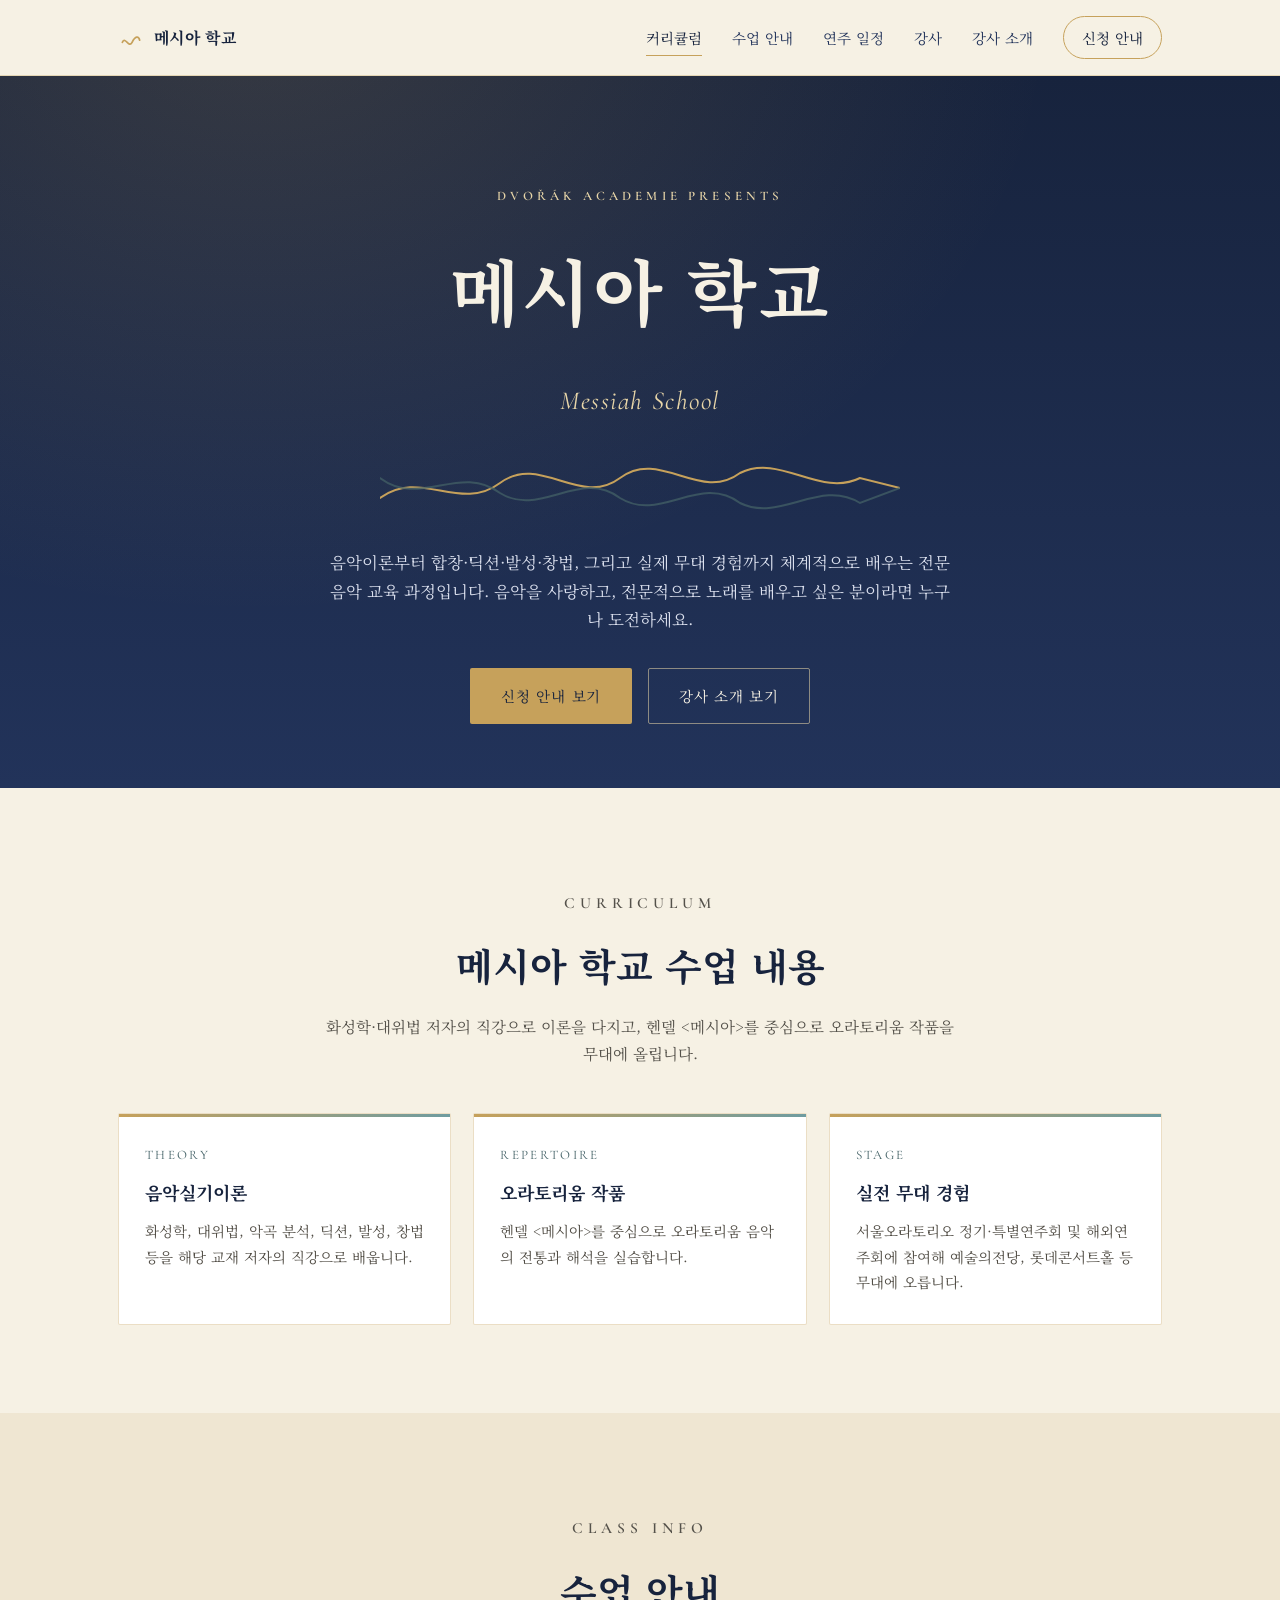
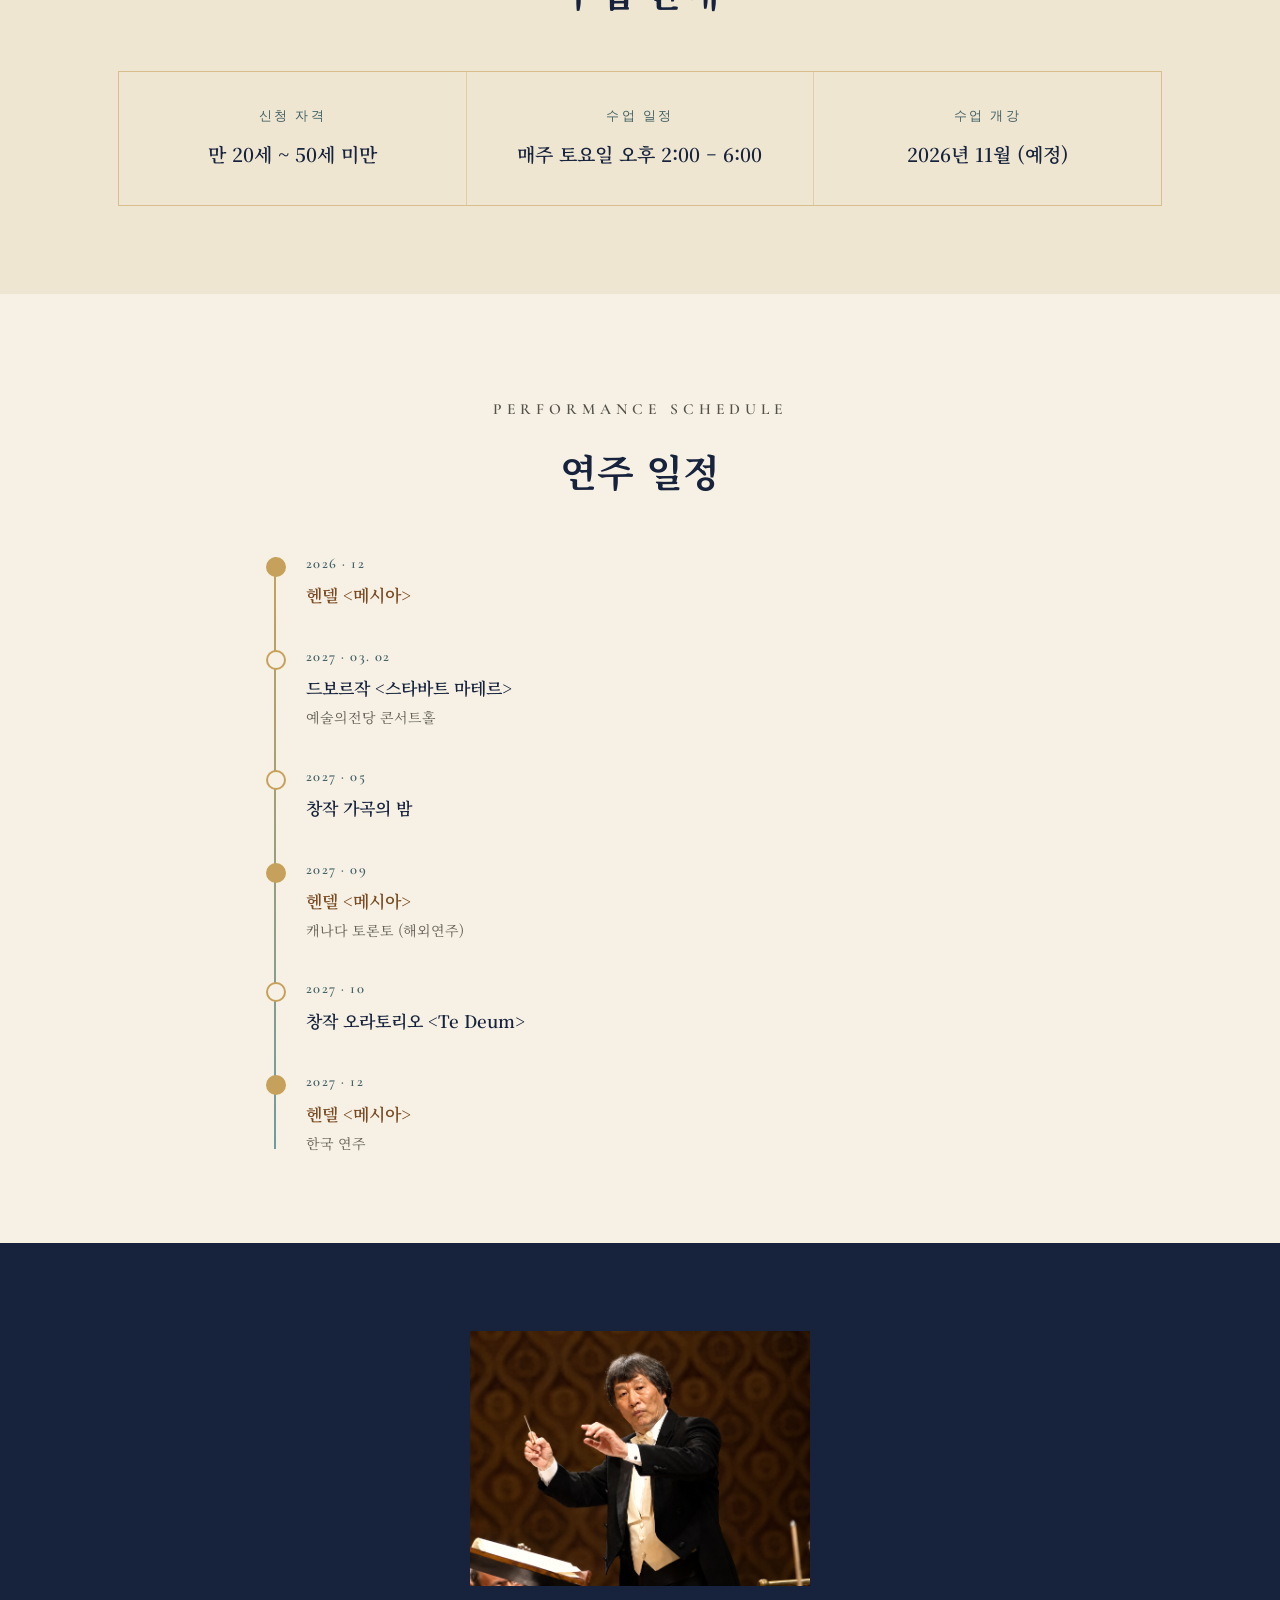
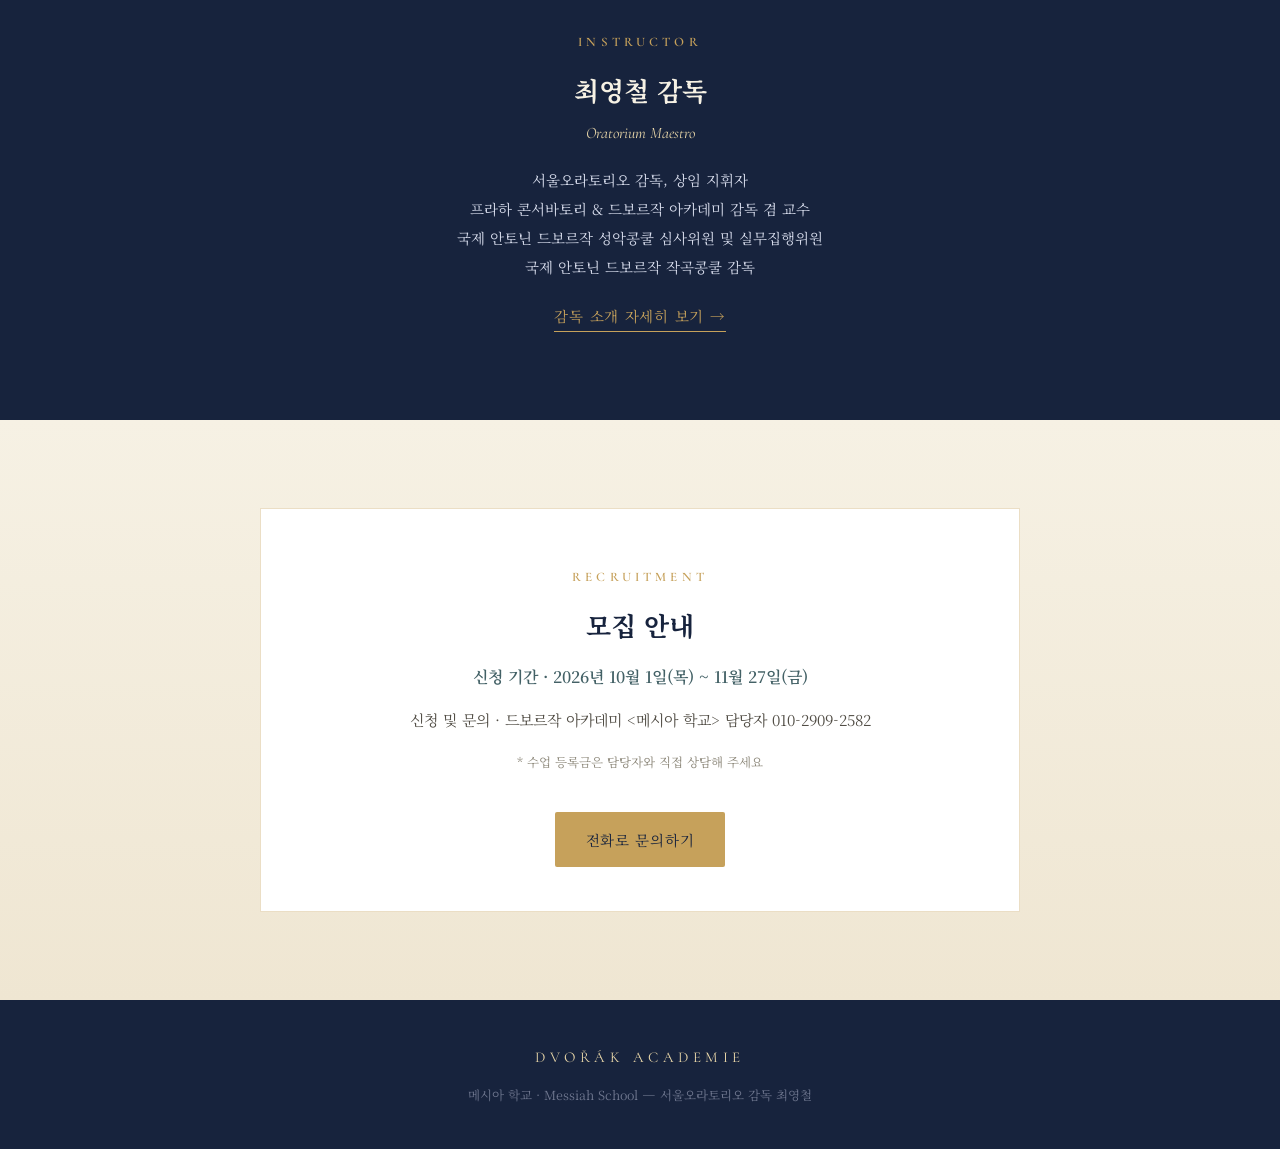
<file: index.html>
<!DOCTYPE html>
<html lang="ko">
<head>
<meta charset="UTF-8">
<meta name="viewport" content="width=device-width, initial-scale=1.0">
<title>메시아 학교 | Dvořák Academie</title>
<meta property="og:title" content="메시아 학교 | Dvořák Academie">
<meta property="og:url" content="https://dvorakacademy1991.github.io/messiah_school_landing/index.html">
<meta property="og:description" content="음악이론부터 합창·딕션·발성·창법, 실제 무대 경험까지 배우는 전문 음악 교육 과정">
<meta property="og:image" content="https://dvorakacademy1991.github.io/messiah_school_landing/Thumbnail.jpg">
<meta property="og:type" content="website">
<meta name="twitter:card" content="summary_large_image">
<meta name="twitter:image" content="https://dvorakacademy1991.github.io/messiah_school_landing/Thumbnail.jpg">
<link rel="preconnect" href="https://fonts.googleapis.com">
<link rel="preconnect" href="https://fonts.gstatic.com" crossorigin>
<link href="https://fonts.googleapis.com/css2?family=Noto+Serif+KR:wght@300;400;500;600;700;900&family=Cormorant+Garamond:ital,wght@0,400;0,500;0,600;1,400&display=swap" rel="stylesheet">
<link rel="stylesheet" href="style.css">
</head>
<body>

<header>
  <div class="nav">
    <a class="brand" href="#top">
      <svg viewBox="0 0 24 24"><path d="M4 16c3-6 6 6 9 0s6-6 7-2" fill="none" stroke="#c6a15b" stroke-width="1.6" stroke-linecap="round"/></svg>
      메시아 학교
    </a>
    <nav class="navlinks">
      <a href="#curriculum" data-section="curriculum">커리큘럼</a>
      <a href="#schedule" data-section="schedule">수업 안내</a>
      <a href="#performances" data-section="performances">연주 일정</a>
      <a href="#teacher" data-section="teacher">강사</a>
      <a href="instructor.html">강사 소개</a>
      <a class="cta" href="#recruit">신청 안내</a>
    </nav>
  </div>
</header>

<section class="hero" id="top">
  <div class="wrap">
    <p class="eyebrow latin">Dvořák Academie Presents</p>
    <h1>메시아 학교</h1>
    <p class="sub latin">Messiah School</p>

    <div class="motif-wrap">
      <svg class="motif" viewBox="0 0 520 60" preserveAspectRatio="none">
        <path class="voice-a draw" d="M0,40 C40,10 80,55 120,25 C160,-5 200,50 240,20 C280,-10 320,45 360,15 C400,-5 440,40 480,20 L520,30" />
        <path class="voice-b draw-b" d="M0,20 C40,50 80,5 120,35 C160,60 200,10 240,40 C280,65 320,15 360,45 C400,65 440,20 480,45 L520,30" />
      </svg>
    </div>

    <p class="lede">음악이론부터 합창·딕션·발성·창법, 그리고 실제 무대 경험까지 체계적으로 배우는 전문 음악 교육 과정입니다. 음악을 사랑하고, 전문적으로 노래를 배우고 싶은 분이라면 누구나 도전하세요.</p>

    <div class="hero-actions">
      <a class="btn btn-gold" href="#recruit">신청 안내 보기</a>
      <a class="btn btn-outline" href="instructor.html">강사 소개 보기</a>
    </div>
  </div>
</section>

<section id="curriculum">
  <div class="wrap">
    <div class="section-head">
      <p class="eyebrow">Curriculum</p>
      <h2>메시아 학교 수업 내용</h2>
      <p>화성학·대위법 저자의 직강으로 이론을 다지고, 헨델 &lt;메시아&gt;를 중심으로 오라토리움 작품을 무대에 올립니다.</p>
    </div>
    <div class="grid3">
      <div class="card">
        <span class="tag">Theory</span>
        <h3>음악실기이론</h3>
        <p>화성학, 대위법, 악곡 분석, 딕션, 발성, 창법 등을 해당 교재 저자의 직강으로 배웁니다.</p>
      </div>
      <div class="card">
        <span class="tag">Repertoire</span>
        <h3>오라토리움 작품</h3>
        <p>헨델 &lt;메시아&gt;를 중심으로 오라토리움 음악의 전통과 해석을 실습합니다.</p>
      </div>
      <div class="card">
        <span class="tag">Stage</span>
        <h3>실전 무대 경험</h3>
        <p>서울오라토리오 정기·특별연주회 및 해외연주회에 참여해 예술의전당, 롯데콘서트홀 등 무대에 오릅니다.</p>
      </div>
    </div>
  </div>
</section>

<section class="info" id="schedule">
  <div class="wrap">
    <div class="section-head">
      <p class="eyebrow">Class Info</p>
      <h2>수업 안내</h2>
    </div>
    <div class="info-grid">
      <div class="info-cell">
        <div class="k">신청 자격</div>
        <div class="v">만 20세 ~ 50세 미만</div>
      </div>
      <div class="info-cell">
        <div class="k">수업 일정</div>
        <div class="v">매주 토요일 오후 2:00 – 6:00</div>
      </div>
      <div class="info-cell">
        <div class="k">수업 개강</div>
        <div class="v">2026년 11월 (예정)</div>
      </div>
    </div>
  </div>
</section>

<section id="performances">
  <div class="wrap">
    <div class="section-head">
      <p class="eyebrow">Performance Schedule</p>
      <h2>연주 일정</h2>
    </div>
    <div class="timeline">
      <div class="spine"></div>
      <div class="t-item highlight">
        <div class="date latin">2026 · 12</div>
        <div class="what">헨델 &lt;메시아&gt;</div>
      </div>
      <div class="t-item">
        <div class="date latin">2027 · 03. 02</div>
        <div class="what">드보르작 &lt;스타바트 마테르&gt;</div>
        <div class="where">예술의전당 콘서트홀</div>
      </div>
      <div class="t-item">
        <div class="date latin">2027 · 05</div>
        <div class="what">창작 가곡의 밤</div>
      </div>
      <div class="t-item highlight">
        <div class="date latin">2027 · 09</div>
        <div class="what">헨델 &lt;메시아&gt;</div>
        <div class="where">캐나다 토론토 (해외연주)</div>
      </div>
      <div class="t-item">
        <div class="date latin">2027 · 10</div>
        <div class="what">창작 오라토리오 &lt;Te Deum&gt;</div>
      </div>
      <div class="t-item highlight">
        <div class="date latin">2027 · 12</div>
        <div class="what">헨델 &lt;메시아&gt;</div>
        <div class="where">한국 연주</div>
      </div>
    </div>
  </div>
</section>

<section class="teacher" id="teacher">
  <div class="wrap">
    <div class="teacher-inner">
      <div class="teacher-photo">
        <img src="Conductor.png" alt="최영철 감독">
      </div>
      <div>
        <p class="eyebrow latin">Instructor</p>
        <h3>최영철 감독</h3>
        <p class="role latin">Oratorium Maestro</p>
        <div class="titles">
          <span>서울오라토리오 감독, 상임 지휘자</span>
          <span>프라하 콘서바토리 &amp; 드보르작 아카데미 감독 겸 교수</span>
          <span>국제 안토닌 드보르작 성악콩쿨 심사위원 및 실무집행위원</span>
          <span>국제 안토닌 드보르작 작곡콩쿨 감독</span>
        </div>
        <a class="link" href="instructor.html">감독 소개 자세히 보기 →</a>
      </div>
    </div>
  </div>
</section>

<section class="recruit" id="recruit">
  <div class="wrap">
    <div class="recruit-box">
      <p class="eyebrow">Recruitment</p>
      <h2>모집 안내</h2>
      <p class="period">신청 기간 · 2026년 10월 1일(목) ~ 11월 27일(금)</p>
      <p class="contact">신청 및 문의 · 드보르작 아카데미 &lt;메시아 학교&gt; 담당자 010-2909-2582</p>
      <p class="note">* 수업 등록금은 담당자와 직접 상담해 주세요</p>
      <a class="btn btn-gold" href="tel:010-2909-2582">전화로 문의하기</a>
    </div>
  </div>
</section>

<footer>
  <div class="wrap">
    <div class="wordmark latin">DVOŘÁK ACADEMIE</div>
    <p class="fine">메시아 학교 · Messiah School — 서울오라토리오 감독 최영철</p>
  </div>
</footer>

<script>
  (function(){
    // 공유된 링크에 #으로 섹션이 붙어 있어도 항상 맨 위(첫 섹션)에서 시작
    if (window.location.hash) {
      window.scrollTo(0, 0);
      history.replaceState(null, '', window.location.pathname);
    }
  })();

  (function(){
    var links = document.querySelectorAll('.navlinks a[data-section]');
    var sections = Array.prototype.map.call(links, function(a){
      return document.getElementById(a.getAttribute('data-section'));
    }).filter(Boolean);

    function onScroll(){
      var pos = window.scrollY + 120;
      var current = sections[0];
      sections.forEach(function(sec){
        if(sec.offsetTop <= pos) current = sec;
      });
      links.forEach(function(a){
        a.classList.toggle('active', current && a.getAttribute('data-section') === current.id);
      });
    }
    window.addEventListener('scroll', onScroll, {passive:true});
    onScroll();
  })();
</script>

</body>
</html>
</file>
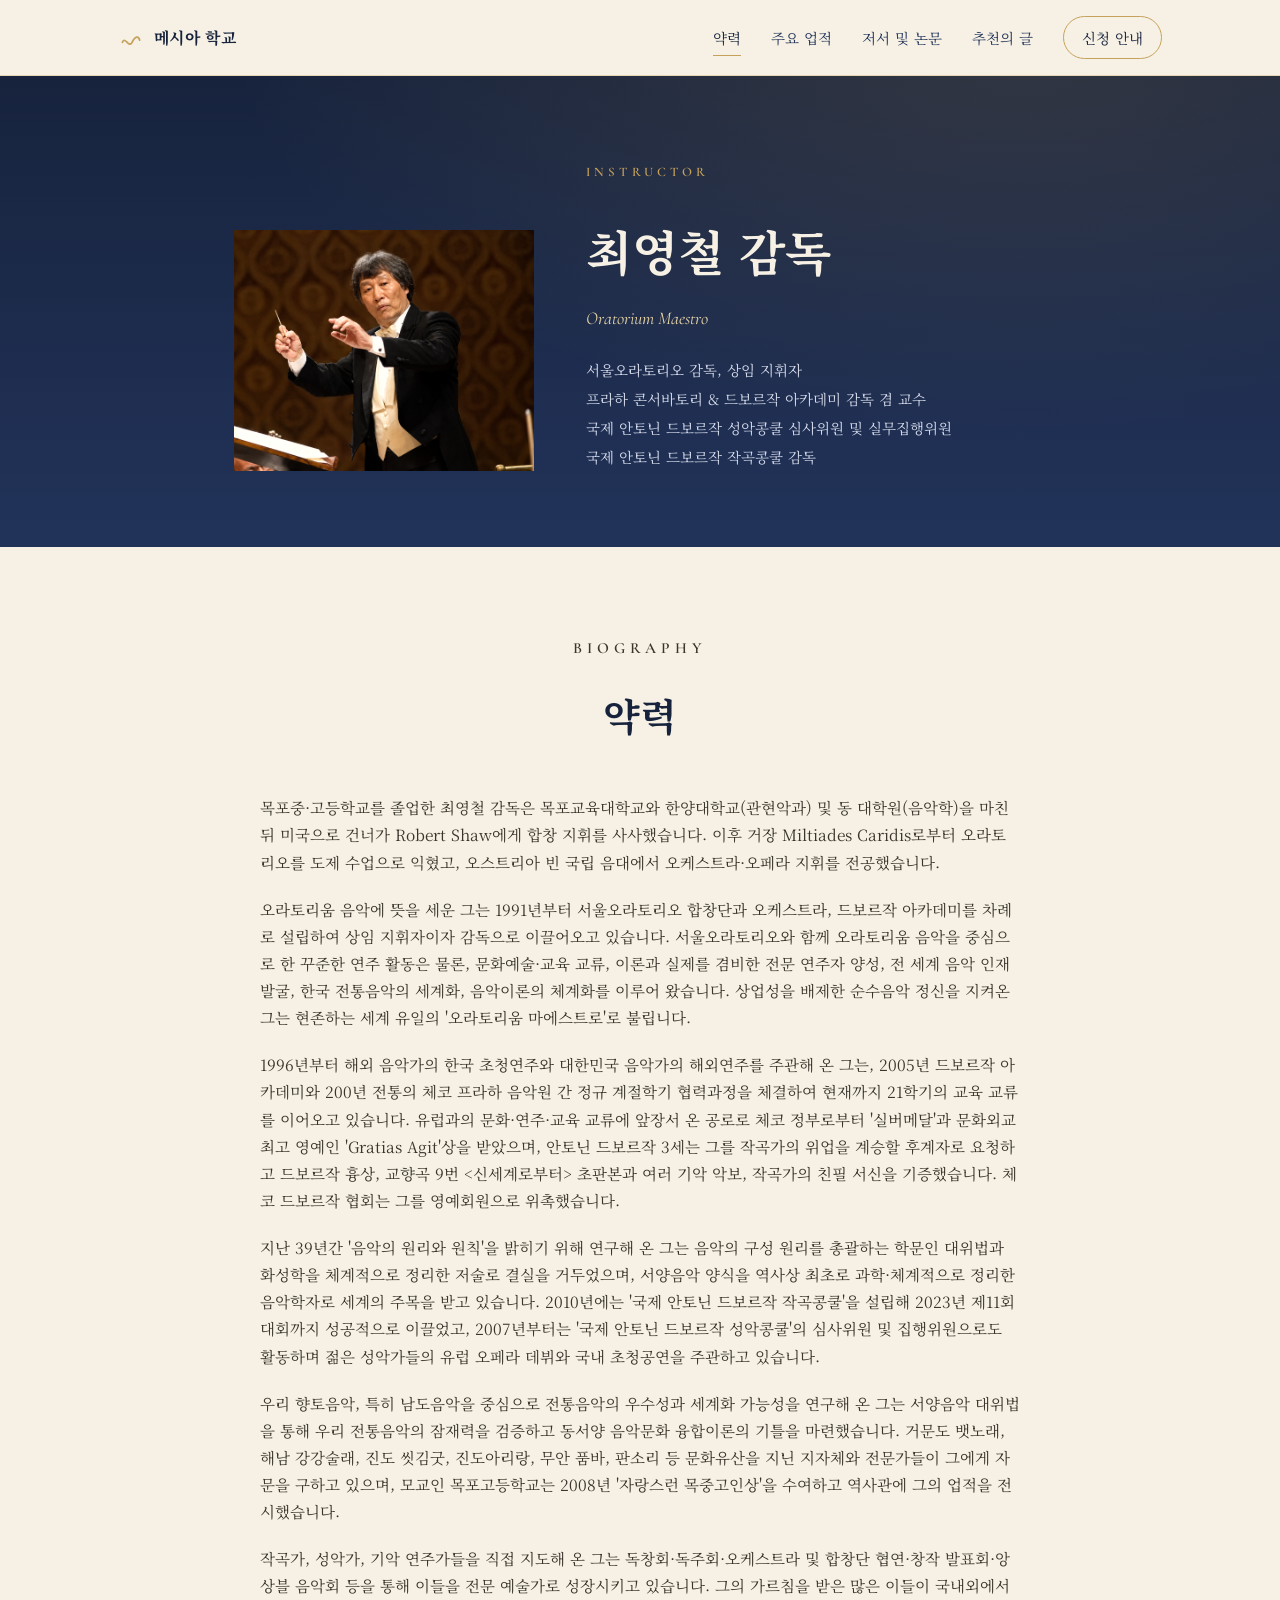
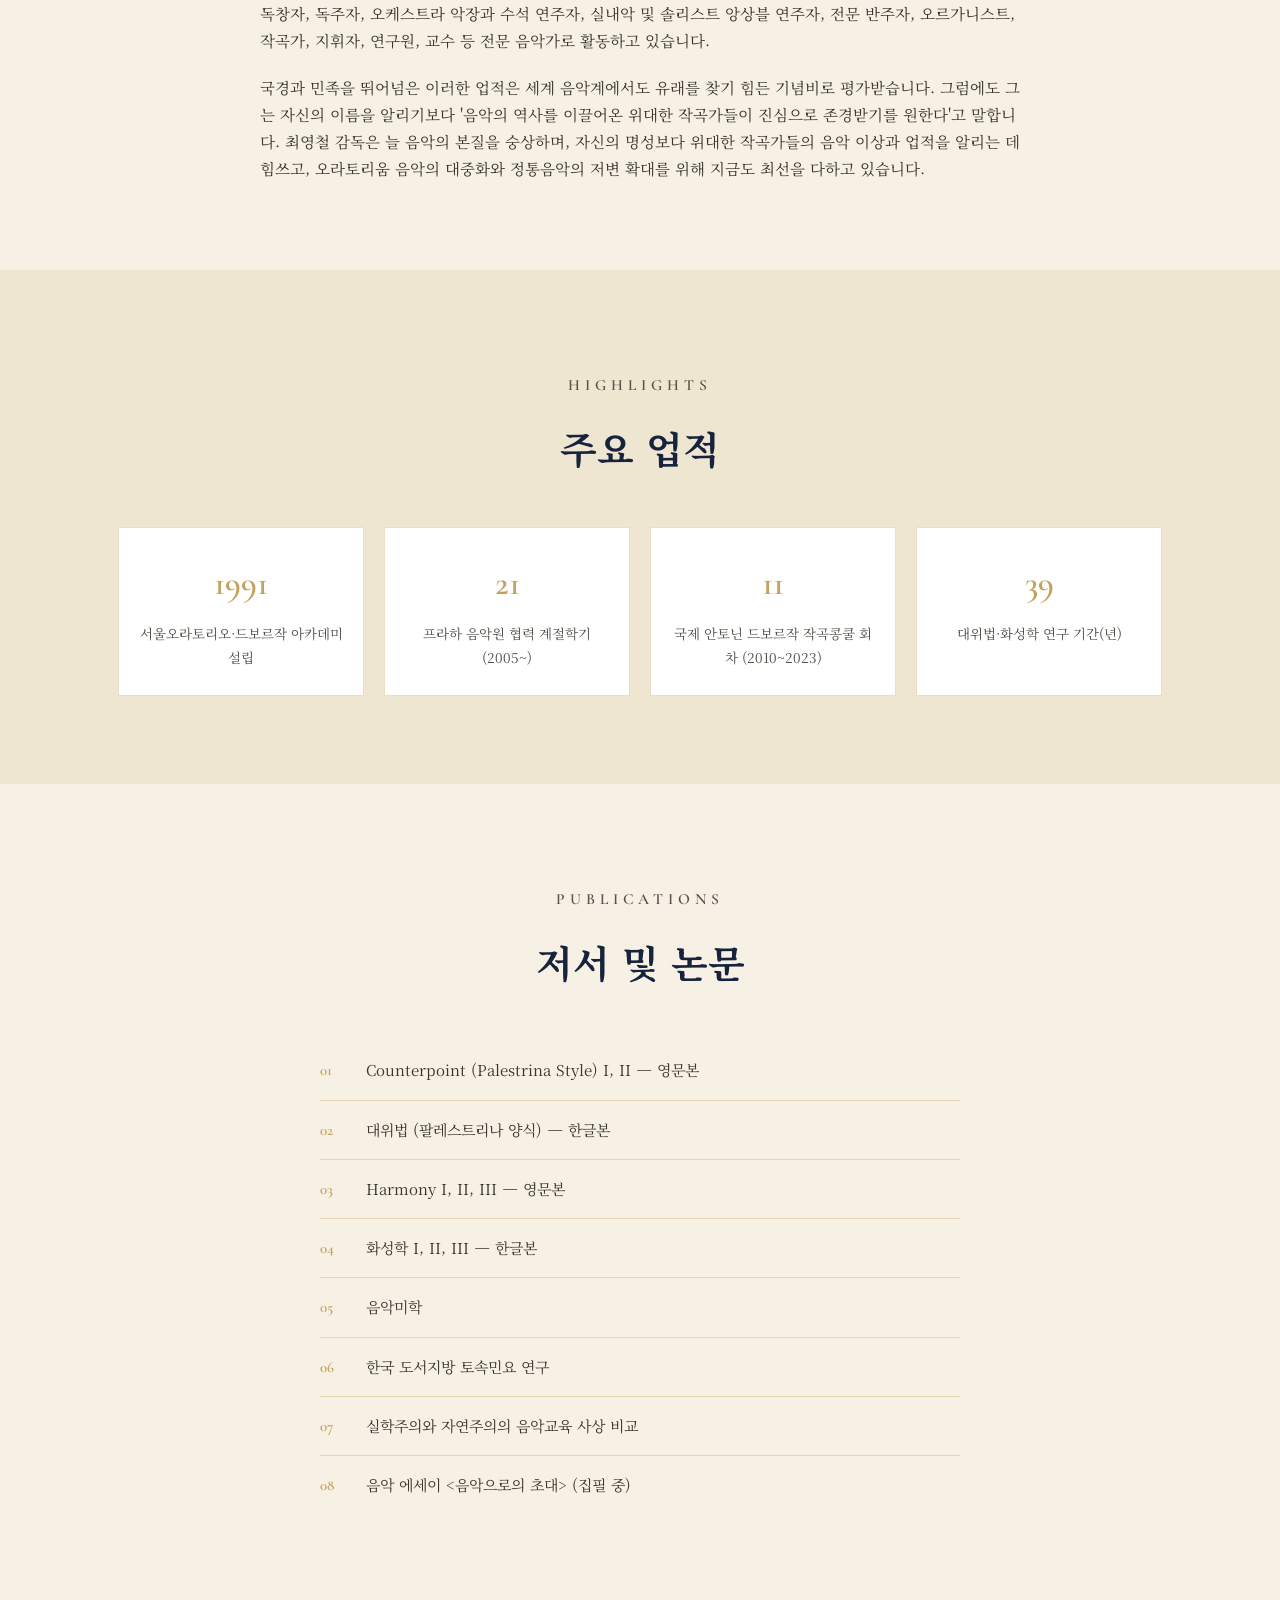
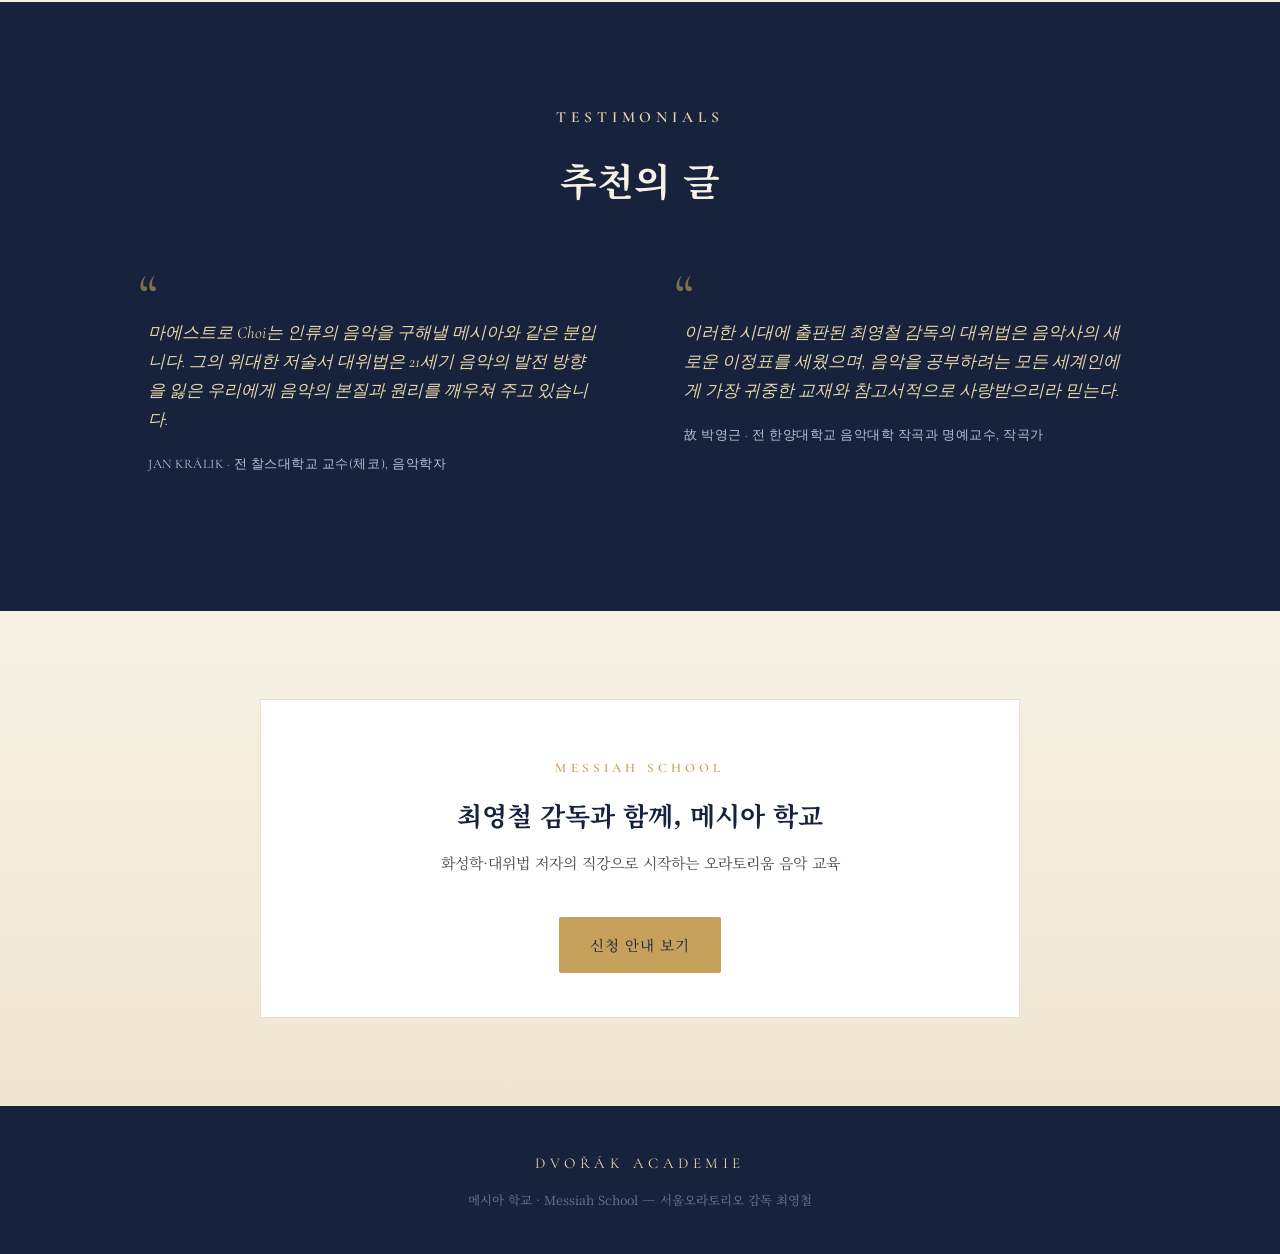
<file: instructor.html>
<!DOCTYPE html>
<html lang="ko">
<head>
<meta charset="UTF-8">
<meta name="viewport" content="width=device-width, initial-scale=1.0">
<title>강사 소개 · 최영철 감독 | 메시아 학교</title>
<meta property="og:title" content="강사 소개 · 최영철 감독 | 메시아 학교">
<meta property="og:description" content="서울오라토리오 감독·상임 지휘자, 오라토리움 마에스트로 최영철 감독">
<meta property="og:image" content="https://dvorakacademy1991.github.io/messiah_school_landing/Thumbnail.jpg">
<meta property="og:type" content="website">
<meta name="twitter:card" content="summary_large_image">
<meta name="twitter:image" content="https://dvorakacademy1991.github.io/messiah_school_landing/Thumbnail.jpg">
<link rel="preconnect" href="https://fonts.googleapis.com">
<link rel="preconnect" href="https://fonts.gstatic.com" crossorigin>
<link href="https://fonts.googleapis.com/css2?family=Noto+Serif+KR:wght@300;400;500;600;700;900&family=Cormorant+Garamond:ital,wght@0,400;0,500;0,600;1,400&display=swap" rel="stylesheet">
<link rel="stylesheet" href="style.css">
<style>
  /* ---------- instructor page additions ---------- */
  .ihero{
    background:
      radial-gradient(ellipse at 80% -10%, rgba(198,161,91,.16), transparent 55%),
      linear-gradient(180deg, var(--ink) 0%, var(--ink-2) 100%);
    color:var(--parchment);
    padding:72px 0 76px;
  }
  .back{
    display:inline-flex;align-items:center;gap:8px;color:var(--gold-soft);
    font-size:13.5px;letter-spacing:.06em;margin-bottom:34px;
  }
  .back:hover{color:var(--gold);}
  .ihero-inner{
    display:grid;
    grid-template-columns:300px 460px;
    grid-template-areas:". label" "photo text";
    row-gap:12px; column-gap:52px;
    width:fit-content;margin:0 auto;
  }
  .ihero-label{grid-area:label;}
  .iphoto{grid-area:photo;overflow:hidden;margin-top:21px;}
  .ihero-text{grid-area:text;width:460px;}
  @media(max-width:900px){
    .ihero-inner{grid-template-columns:1fr;grid-template-areas:"label" "photo" "text";width:100%;}
    .iphoto{height:auto;margin-top:0;}
    .iphoto img{height:auto;object-fit:contain;}
    .ihero-text{width:100%;}
  }
  .iphoto img{width:100%;height:100%;object-fit:cover;filter:sepia(.12) saturate(1.05);}
  .ihero h1{color:var(--parchment);font-size:clamp(32px,5vw,48px);}
  .ihero .role{font-family:'Cormorant Garamond',serif;font-style:italic;color:var(--gold-soft);font-size:18px;margin-top:10px;}
  .ihero .titles{margin-top:20px;font-size:14.5px;color:#d7dcec;line-height:2;}
  .ihero .titles span{display:block;}
  .ihero .titles-summary{margin-top:20px;font-size:15px;color:#d7dcec;line-height:1.9;max-width:560px;}

  .lede-box{max-width:760px;margin:0 auto;text-align:center;}
  .lede-box p{font-family:'Cormorant Garamond',serif;font-style:italic;font-size:clamp(19px,2.4vw,24px);color:var(--teal-deep);line-height:1.7;}

  .bio p{max-width:760px;margin:0 auto 20px;font-size:15.5px;color:#3a352c;}
  .bio p:last-child{margin-bottom:0;}

  .highlight-grid{display:grid;grid-template-columns:repeat(4,1fr);gap:20px;}
  @media(max-width:900px){.highlight-grid{grid-template-columns:repeat(2,1fr);}}
  @media(max-width:520px){.highlight-grid{grid-template-columns:1fr;}}
  .hcard{background:#fff;border:1px solid var(--line);padding:26px 20px;text-align:center;}
  .hcard .num{font-family:'Cormorant Garamond',serif;font-size:34px;color:var(--gold);font-weight:600;}
  .hcard .lab{font-size:13.5px;color:#514d45;margin-top:8px;}

  .pub-list{max-width:640px;margin:0 auto;list-style:none;padding:0;}
  .pub-list li{
    display:flex;gap:18px;padding:16px 0;border-bottom:1px solid var(--line);font-size:15px;color:#3a352c;
  }
  .pub-list li:last-child{border-bottom:none;}
  .pub-list .no{font-family:'Cormorant Garamond',serif;color:var(--gold);font-weight:600;flex:none;width:28px;}

  .quotes{display:grid;grid-template-columns:1fr 1fr;gap:28px;}
  @media(max-width:780px){.quotes{grid-template-columns:1fr;}}
  .qcard{background:var(--ink);color:var(--parchment);padding:34px 30px;position:relative;}
  .qcard:before{content:"\201C";font-family:'Cormorant Garamond',serif;font-size:60px;color:var(--gold);position:absolute;top:6px;left:20px;line-height:1;opacity:.6;}
  .qcard p.q{font-family:'Cormorant Garamond',serif;font-style:italic;font-size:17px;line-height:1.7;color:var(--gold-soft);position:relative;z-index:1;margin-top:26px;}
  .qcard p.a{margin-top:18px;font-size:13px;letter-spacing:.04em;color:#b9c0d4;}
</style>
</head>
<body>

<header>
  <div class="nav">
    <a class="brand" href="index.html">
      <svg viewBox="0 0 24 24"><path d="M4 16c3-6 6 6 9 0s6-6 7-2" fill="none" stroke="#c6a15b" stroke-width="1.6" stroke-linecap="round"/></svg>
      메시아 학교
    </a>
    <nav class="navlinks">
      <a href="#bio" data-section="bio">약력</a>
      <a href="#highlights" data-section="highlights">주요 업적</a>
      <a href="#publications" data-section="publications">저서 및 논문</a>
      <a href="#testimonials" data-section="testimonials">추천의 글</a>
      <a href="index.html#recruit" class="cta">신청 안내</a>
    </nav>
  </div>
</header>

<section class="ihero">
  <div class="wrap">
    <div class="ihero-inner">
      <p class="eyebrow latin ihero-label">Instructor</p>
      <div class="iphoto">
        <img src="Conductor.png" alt="최영철 감독 지휘 모습">
      </div>
      <div class="ihero-text">
        <h1>최영철 감독</h1>
        <p class="role latin">Oratorium Maestro</p>
        <div class="titles">
          <span>서울오라토리오 감독, 상임 지휘자</span>
          <span>프라하 콘서바토리 &amp; 드보르작 아카데미 감독 겸 교수</span>
          <span>국제 안토닌 드보르작 성악콩쿨 심사위원 및 실무집행위원</span>
          <span>국제 안토닌 드보르작 작곡콩쿨 감독</span>
        </div>
      </div>
    </div>
  </div>
</section>

<section class="bio" id="bio">
  <div class="wrap">
    <div class="section-head">
      <p class="eyebrow">Biography</p>
      <h2>약력</h2>
    </div>
    <p>목포중·고등학교를 졸업한 최영철 감독은 목포교육대학교와 한양대학교(관현악과) 및 동 대학원(음악학)을 마친 뒤 미국으로 건너가 Robert Shaw에게 합창 지휘를 사사했습니다. 이후 거장 Miltiades Caridis로부터 오라토리오를 도제 수업으로 익혔고, 오스트리아 빈 국립 음대에서 오케스트라·오페라 지휘를 전공했습니다.</p>
    <p>오라토리움 음악에 뜻을 세운 그는 1991년부터 서울오라토리오 합창단과 오케스트라, 드보르작 아카데미를 차례로 설립하여 상임 지휘자이자 감독으로 이끌어오고 있습니다. 서울오라토리오와 함께 오라토리움 음악을 중심으로 한 꾸준한 연주 활동은 물론, 문화예술·교육 교류, 이론과 실제를 겸비한 전문 연주자 양성, 전 세계 음악 인재 발굴, 한국 전통음악의 세계화, 음악이론의 체계화를 이루어 왔습니다. 상업성을 배제한 순수음악 정신을 지켜온 그는 현존하는 세계 유일의 '오라토리움 마에스트로'로 불립니다.</p>
    <p>1996년부터 해외 음악가의 한국 초청연주와 대한민국 음악가의 해외연주를 주관해 온 그는, 2005년 드보르작 아카데미와 200년 전통의 체코 프라하 음악원 간 정규 계절학기 협력과정을 체결하여 현재까지 21학기의 교육 교류를 이어오고 있습니다. 유럽과의 문화·연주·교육 교류에 앞장서 온 공로로 체코 정부로부터 '실버메달'과 문화외교 최고 영예인 'Gratias Agit'상을 받았으며, 안토닌 드보르작 3세는 그를 작곡가의 위업을 계승할 후계자로 요청하고 드보르작 흉상, 교향곡 9번 &lt;신세계로부터&gt; 초판본과 여러 기악 악보, 작곡가의 친필 서신을 기증했습니다. 체코 드보르작 협회는 그를 영예회원으로 위촉했습니다.</p>
    <p>지난 39년간 '음악의 원리와 원칙'을 밝히기 위해 연구해 온 그는 음악의 구성 원리를 총괄하는 학문인 대위법과 화성학을 체계적으로 정리한 저술로 결실을 거두었으며, 서양음악 양식을 역사상 최초로 과학·체계적으로 정리한 음악학자로 세계의 주목을 받고 있습니다. 2010년에는 '국제 안토닌 드보르작 작곡콩쿨'을 설립해 2023년 제11회 대회까지 성공적으로 이끌었고, 2007년부터는 '국제 안토닌 드보르작 성악콩쿨'의 심사위원 및 집행위원으로도 활동하며 젊은 성악가들의 유럽 오페라 데뷔와 국내 초청공연을 주관하고 있습니다.</p>
    <p>우리 향토음악, 특히 남도음악을 중심으로 전통음악의 우수성과 세계화 가능성을 연구해 온 그는 서양음악 대위법을 통해 우리 전통음악의 잠재력을 검증하고 동서양 음악문화 융합이론의 기틀을 마련했습니다. 거문도 뱃노래, 해남 강강술래, 진도 씻김굿, 진도아리랑, 무안 품바, 판소리 등 문화유산을 지닌 지자체와 전문가들이 그에게 자문을 구하고 있으며, 모교인 목포고등학교는 2008년 '자랑스런 목중고인상'을 수여하고 역사관에 그의 업적을 전시했습니다.</p>
    <p>작곡가, 성악가, 기악 연주가들을 직접 지도해 온 그는 독창회·독주회·오케스트라 및 합창단 협연·창작 발표회·앙상블 음악회 등을 통해 이들을 전문 예술가로 성장시키고 있습니다. 그의 가르침을 받은 많은 이들이 국내외에서 독창자, 독주자, 오케스트라 악장과 수석 연주자, 실내악 및 솔리스트 앙상블 연주자, 전문 반주자, 오르가니스트, 작곡가, 지휘자, 연구원, 교수 등 전문 음악가로 활동하고 있습니다.</p>
    <p>국경과 민족을 뛰어넘은 이러한 업적은 세계 음악계에서도 유래를 찾기 힘든 기념비로 평가받습니다. 그럼에도 그는 자신의 이름을 알리기보다 '음악의 역사를 이끌어온 위대한 작곡가들이 진심으로 존경받기를 원한다'고 말합니다. 최영철 감독은 늘 음악의 본질을 숭상하며, 자신의 명성보다 위대한 작곡가들의 음악 이상과 업적을 알리는 데 힘쓰고, 오라토리움 음악의 대중화와 정통음악의 저변 확대를 위해 지금도 최선을 다하고 있습니다.</p>
  </div>
</section>

<section class="info" id="highlights">
  <div class="wrap">
    <div class="section-head">
      <p class="eyebrow">Highlights</p>
      <h2>주요 업적</h2>
    </div>
    <div class="highlight-grid">
      <div class="hcard">
        <div class="num latin">1991</div>
        <div class="lab">서울오라토리오·드보르작 아카데미 설립</div>
      </div>
      <div class="hcard">
        <div class="num latin">21</div>
        <div class="lab">프라하 음악원 협력 계절학기 (2005~)</div>
      </div>
      <div class="hcard">
        <div class="num latin">11</div>
        <div class="lab">국제 안토닌 드보르작 작곡콩쿨 회차 (2010~2023)</div>
      </div>
      <div class="hcard">
        <div class="num latin">39</div>
        <div class="lab">대위법·화성학 연구 기간(년)</div>
      </div>
    </div>
  </div>
</section>

<section id="publications">
  <div class="wrap">
    <div class="section-head">
      <p class="eyebrow">Publications</p>
      <h2>저서 및 논문</h2>
    </div>
    <ul class="pub-list">
      <li><span class="no latin">01</span><span>Counterpoint (Palestrina Style) I, II — 영문본</span></li>
      <li><span class="no latin">02</span><span>대위법 (팔레스트리나 양식) — 한글본</span></li>
      <li><span class="no latin">03</span><span>Harmony I, II, III — 영문본</span></li>
      <li><span class="no latin">04</span><span>화성학 I, II, III — 한글본</span></li>
      <li><span class="no latin">05</span><span>음악미학</span></li>
      <li><span class="no latin">06</span><span>한국 도서지방 토속민요 연구</span></li>
      <li><span class="no latin">07</span><span>실학주의와 자연주의의 음악교육 사상 비교</span></li>
      <li><span class="no latin">08</span><span>음악 에세이 &lt;음악으로의 초대&gt; (집필 중)</span></li>
    </ul>
  </div>
</section>

<section class="about" id="testimonials">
  <div class="wrap">
    <div class="section-head">
      <p class="eyebrow" style="color:var(--gold-soft)">Testimonials</p>
      <h2 style="color:var(--parchment)">추천의 글</h2>
    </div>
    <div class="quotes">
      <div class="qcard">
        <p class="q">마에스트로 Choi는 인류의 음악을 구해낼 메시아와 같은 분입니다. 그의 위대한 저술서 대위법은 21세기 음악의 발전 방향을 잃은 우리에게 음악의 본질과 원리를 깨우쳐 주고 있습니다.</p>
        <p class="a latin">JAN KRÁLIK · 전 찰스대학교 교수(체코), 음악학자</p>
      </div>
      <div class="qcard">
        <p class="q">이러한 시대에 출판된 최영철 감독의 대위법은 음악사의 새로운 이정표를 세웠으며, 음악을 공부하려는 모든 세계인에게 가장 귀중한 교재와 참고서적으로 사랑받으리라 믿는다.</p>
        <p class="a latin">故 박영근 · 전 한양대학교 음악대학 작곡과 명예교수, 작곡가</p>
      </div>
    </div>
  </div>
</section>

<section class="recruit">
  <div class="wrap">
    <div class="recruit-box">
      <p class="eyebrow">Messiah School</p>
      <h2>최영철 감독과 함께, 메시아 학교</h2>
      <p class="contact" style="margin-top:12px;">화성학·대위법 저자의 직강으로 시작하는 오라토리움 음악 교육</p>
      <a class="btn btn-gold" href="index.html#recruit">신청 안내 보기</a>
    </div>
  </div>
</section>

<footer>
  <div class="wrap">
    <div class="wordmark latin">DVOŘÁK ACADEMIE</div>
    <p class="fine">메시아 학교 · Messiah School — 서울오라토리오 감독 최영철</p>
  </div>
</footer>

<script>
  (function(){
    var links = document.querySelectorAll('.navlinks a[data-section]');
    var sections = Array.prototype.map.call(links, function(a){
      return document.getElementById(a.getAttribute('data-section'));
    }).filter(Boolean);

    function onScroll(){
      var pos = window.scrollY + 120;
      var current = sections[0];
      sections.forEach(function(sec){
        if(sec.offsetTop <= pos) current = sec;
      });
      links.forEach(function(a){
        a.classList.toggle('active', current && a.getAttribute('data-section') === current.id);
      });
    }
    window.addEventListener('scroll', onScroll, {passive:true});
    onScroll();
  })();
</script>

</body>
</html>
</file>
<file: style.css>
:root{
    --ink:#17233d;
    --ink-2:#22335a;
    --gold:#c6a15b;
    --gold-soft:#e7d5a8;
    --parchment:#f6f1e4;
    --parchment-2:#efe6d2;
    --teal:#6f9ca0;
    --teal-deep:#436166;
    --charcoal:#28241f;
    --line:rgba(198,161,91,.35);
    --maxw:1100px;
  }
  *{box-sizing:border-box;}
  html{scroll-behavior:smooth;}
  body{
    margin:0;
    background:var(--parchment);
    color:var(--charcoal);
    font-family:'Noto Serif KR', serif;
    font-weight:400;
    line-height:1.75;
    -webkit-font-smoothing:antialiased;
  }
  img{max-width:100%;display:block;}
  a{color:inherit;text-decoration:none;}
  .latin{font-family:'Cormorant Garamond', serif;}
  .wrap{max-width:var(--maxw);margin:0 auto;padding:0 28px;}
  .eyebrow{
    font-family:'Cormorant Garamond', serif;
    letter-spacing:.32em;
    text-transform:uppercase;
    font-size:13px;
    color:var(--gold);
    font-weight:600;
  }
  h1,h2,h3{margin:0;font-weight:700;color:var(--ink);}

  /* ---------- header ---------- */
  header{
    position:sticky;top:0;z-index:40;
    background:rgba(246,241,228,.92);
    backdrop-filter:blur(6px);
    border-bottom:1px solid var(--line);
  }
  .nav{
    max-width:var(--maxw);margin:0 auto;padding:16px 28px;
    display:flex;align-items:center;justify-content:space-between;
  }
  .brand{display:flex;align-items:center;gap:10px;font-weight:700;color:var(--ink);font-size:16px;letter-spacing:.02em;}
  .brand svg{width:26px;height:26px;flex:none;}
  .navlinks{display:flex;gap:30px;font-size:14.5px;align-items:center;}
  .navlinks a{position:relative;padding:4px 0;color:var(--ink-2);}
  .navlinks a:not(.cta):after{content:"";position:absolute;left:0;right:100%;bottom:-2px;height:1px;background:var(--gold);transition:right .35s ease;}
  .navlinks a:not(.cta):hover:after{right:0;}
  .navlinks a.active:not(.cta){color:var(--ink);}
  .navlinks a.active:not(.cta):after{right:0;}
  .navlinks .cta{
    border:1px solid var(--gold);padding:8px 18px;border-radius:999px;color:var(--ink);
  }
  .navlinks .cta:hover{background:var(--gold);color:var(--parchment);}
  @media(max-width:760px){ .navlinks{display:none;} }

  /* ---------- counterpoint motif ---------- */
  .motif{width:100%;display:block;}
  .motif path{fill:none;stroke-linecap:round;}
  .voice-a{stroke:var(--gold);stroke-width:2;}
  .voice-b{stroke:var(--teal-deep);stroke-width:2;opacity:.75;}
  .draw{stroke-dasharray:900;stroke-dashoffset:900;animation:draw 2.6s ease forwards .3s;}
  .draw-b{stroke-dasharray:900;stroke-dashoffset:900;animation:draw 2.6s ease forwards .8s;}
  @keyframes draw{to{stroke-dashoffset:0;}}
  @media (prefers-reduced-motion:reduce){
    .draw,.draw-b{animation:none;stroke-dashoffset:0;}
  }

  /* ---------- hero ---------- */
  .hero{
    background:
      radial-gradient(ellipse at 20% -10%, rgba(198,161,91,.18), transparent 55%),
      linear-gradient(180deg, var(--ink) 0%, var(--ink-2) 100%);
    color:var(--parchment);
    padding:96px 0 64px;
    position:relative;
    overflow:hidden;
  }
  .hero .wrap{position:relative;z-index:2;text-align:center;}
  .hero .eyebrow{color:var(--gold-soft);}
  .hero h1{
    font-size:clamp(40px,7vw,72px);
    color:var(--parchment);
    margin:18px 0 6px;
    letter-spacing:.02em;
  }
  .hero .sub{
    font-family:'Cormorant Garamond', serif;
    font-style:italic;
    font-size:clamp(18px,2.6vw,26px);
    color:var(--gold-soft);
    letter-spacing:.06em;
  }
  .hero .motif-wrap{max-width:520px;margin:34px auto 30px;}
  .hero p.lede{
    max-width:620px;margin:0 auto 34px;
    font-size:16.5px;color:#dbe0ee;
  }
  .hero-actions{display:flex;gap:16px;justify-content:center;flex-wrap:wrap;}
  .btn{
    display:inline-block;padding:14px 30px;border-radius:2px;font-size:14.5px;
    letter-spacing:.05em;transition:all .25s ease;border:1px solid transparent;
  }
  .btn-gold{background:var(--gold);color:var(--ink);}
  .btn-gold:hover{background:var(--gold-soft);}
  .btn-outline{border-color:rgba(231,213,168,.55);color:var(--parchment);}
  .btn-outline:hover{border-color:var(--gold);background:rgba(198,161,91,.12);}

  /* ---------- section shell ---------- */
  section{padding:88px 0;}
  .section-head{max-width:640px;margin:0 auto 46px;text-align:center;}
  .section-head h2{font-size:clamp(28px,4vw,38px);margin-top:12px;}
  .section-head p{color:#54514a;font-size:15.5px;margin-top:14px;}

  /* ---------- about / quote ---------- */
  .about{background:var(--ink);color:var(--parchment);}
  .about blockquote{
    max-width:760px;margin:0 auto;text-align:center;
    font-family:'Cormorant Garamond',serif;font-style:italic;
    font-size:clamp(20px,2.8vw,28px);line-height:1.6;color:var(--gold-soft);
  }
  .about .attrib{margin-top:22px;text-align:center;font-size:14px;letter-spacing:.08em;color:#b9c0d4;}

  /* ---------- curriculum ---------- */
  .grid3{display:grid;grid-template-columns:repeat(3,1fr);gap:22px;}
  @media(max-width:820px){.grid3{grid-template-columns:1fr;}}
  .card{
    background:#fff;border:1px solid var(--line);padding:30px 26px;border-radius:2px;
    position:relative;
  }
  .card:before{
    content:"";position:absolute;top:0;left:0;width:100%;height:3px;
    background:linear-gradient(90deg,var(--gold),var(--teal));
  }
  .card h3{font-size:18px;margin-bottom:10px;}
  .card p{font-size:14.5px;color:#514d45;margin:0;}
  .card .tag{font-family:'Cormorant Garamond',serif;font-size:13px;letter-spacing:.18em;color:var(--teal-deep);text-transform:uppercase;margin-bottom:10px;display:block;}

  /* ---------- info strip ---------- */
  .info{background:var(--parchment-2);}
  .info-grid{display:grid;grid-template-columns:repeat(3,1fr);gap:1px;background:var(--line);border:1px solid var(--line);}
  .info-cell{background:var(--parchment-2);padding:34px 28px;text-align:center;}
  .info-cell .k{font-size:12.5px;letter-spacing:.2em;color:var(--teal-deep);text-transform:uppercase;font-family:'Cormorant Garamond',serif;}
  .info-cell .v{font-size:19px;color:var(--ink);margin-top:10px;font-weight:600;}
  @media(max-width:820px){.info-grid{grid-template-columns:1fr;}}

  /* ---------- timeline ---------- */
  .timeline{position:relative;max-width:760px;margin:0 auto;}
  .timeline .spine{position:absolute;left:14px;top:6px;bottom:6px;width:2px;background:linear-gradient(180deg,var(--gold),var(--teal));}
  .t-item{position:relative;padding-left:46px;margin-bottom:34px;}
  .t-item:last-child{margin-bottom:0;}
  .t-item:before{
    content:"";position:absolute;left:6px;top:6px;width:16px;height:16px;border-radius:50%;
    background:var(--parchment);border:2px solid var(--gold);
  }
  .t-item .date{font-family:'Cormorant Garamond',serif;font-size:14.5px;letter-spacing:.1em;color:var(--teal-deep);font-weight:600;}
  .t-item .what{font-size:17px;color:var(--ink);margin-top:4px;font-weight:600;}
  .t-item .where{font-size:14px;color:#635f56;margin-top:2px;}
  .t-item.highlight .what{color:#7a4b23;}
  .t-item.highlight:before{background:var(--gold);}

  /* ---------- instructor teaser ---------- */
  .teacher{background:var(--ink);color:var(--parchment);}
  .teacher-inner{
    display:flex;flex-direction:column;align-items:center;text-align:center;
    max-width:560px;margin:0 auto;
  }
  .teacher-photo{
    width:340px;margin-bottom:32px;
  }
  .teacher-photo img{filter:sepia(.12) saturate(1.05);}
  .teacher h3{color:var(--parchment);font-size:26px;}
  .teacher .role{font-family:'Cormorant Garamond',serif;color:var(--gold-soft);font-style:italic;font-size:16px;margin-top:6px;}
  .teacher p.desc{color:#d7dcec;font-size:15px;margin-top:16px;max-width:520px;}
  .teacher .titles{margin-top:18px;font-size:14.5px;color:#d7dcec;line-height:2;}
  .teacher .titles span{display:block;}
  .teacher .link{
    display:inline-flex;align-items:center;gap:8px;margin-top:22px;color:var(--gold);
    font-size:14.5px;letter-spacing:.05em;border-bottom:1px solid var(--gold);padding-bottom:3px;
  }

  /* ---------- recruit / cta ---------- */
  .recruit{background:linear-gradient(180deg,var(--parchment) 0%,var(--parchment-2) 100%);}
  .recruit-box{
    max-width:760px;margin:0 auto;background:#fff;border:1px solid var(--line);
    padding:44px 40px;text-align:center;
  }
  .recruit-box h2{font-size:26px;}
  .recruit-box .period{margin-top:16px;font-size:16px;color:var(--teal-deep);font-weight:600;}
  .recruit-box .contact{margin-top:6px;font-size:15px;color:#514d45;}
  .recruit-box .note{margin-top:18px;font-size:12.5px;color:#8a8577;}
  .recruit-box .btn{margin-top:26px;}

  /* ---------- footer ---------- */
  footer{background:var(--ink);color:#9aa3bd;padding:44px 0 30px;text-align:center;}
  .wordmark{font-family:'Cormorant Garamond',serif;letter-spacing:.3em;color:var(--gold-soft);font-size:15px;}
  footer .fine{margin-top:14px;font-size:12.5px;color:#6f778f;}
</file>
